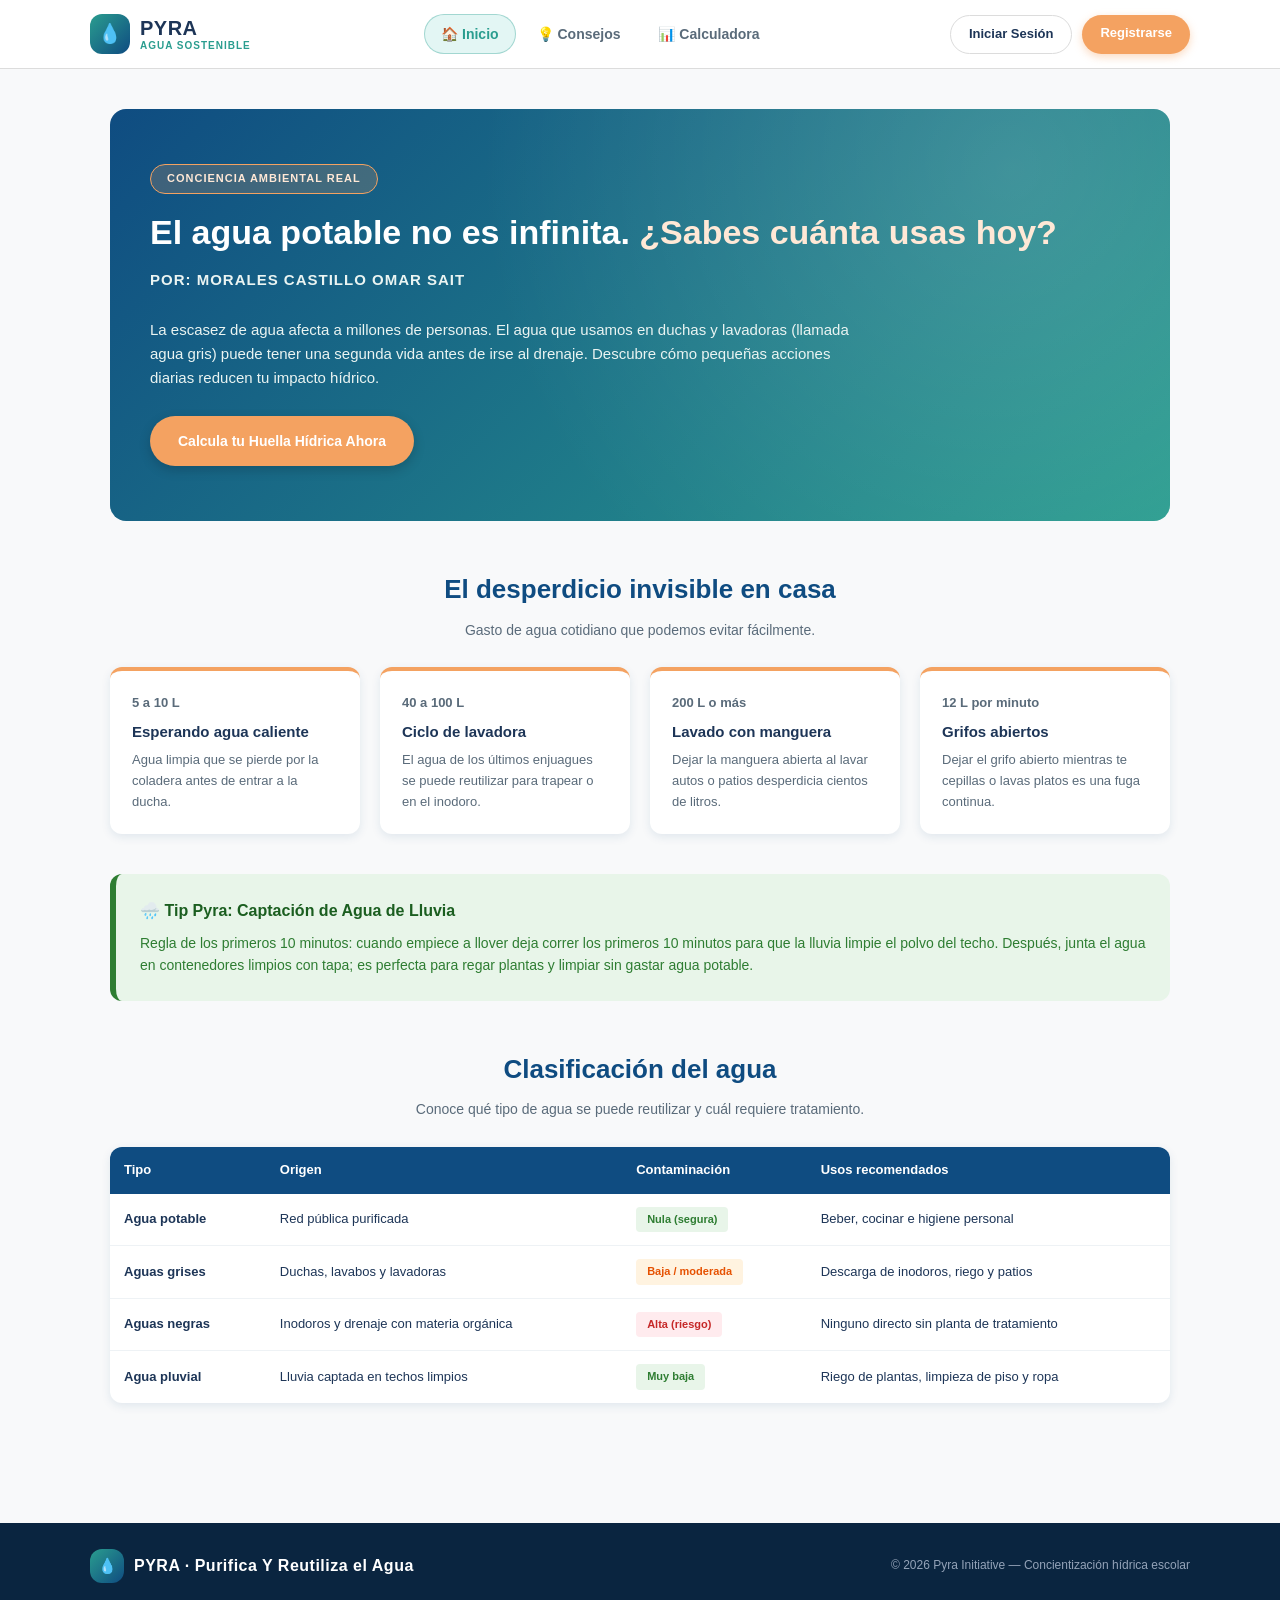
<file: ProyectoPM2/index.html>
<!DOCTYPE html>
<html lang="es">
<head>
  <meta charset="UTF-8">
  <meta http-equiv="refresh" content="0; url=html/index.html">
  <title>PYRA | Redirigiendo...</title>
</head>
<body>
  <p>Redirigiendo a <a href="html/index.html">PYRA</a>...</p>
</body>
</html>
</file>
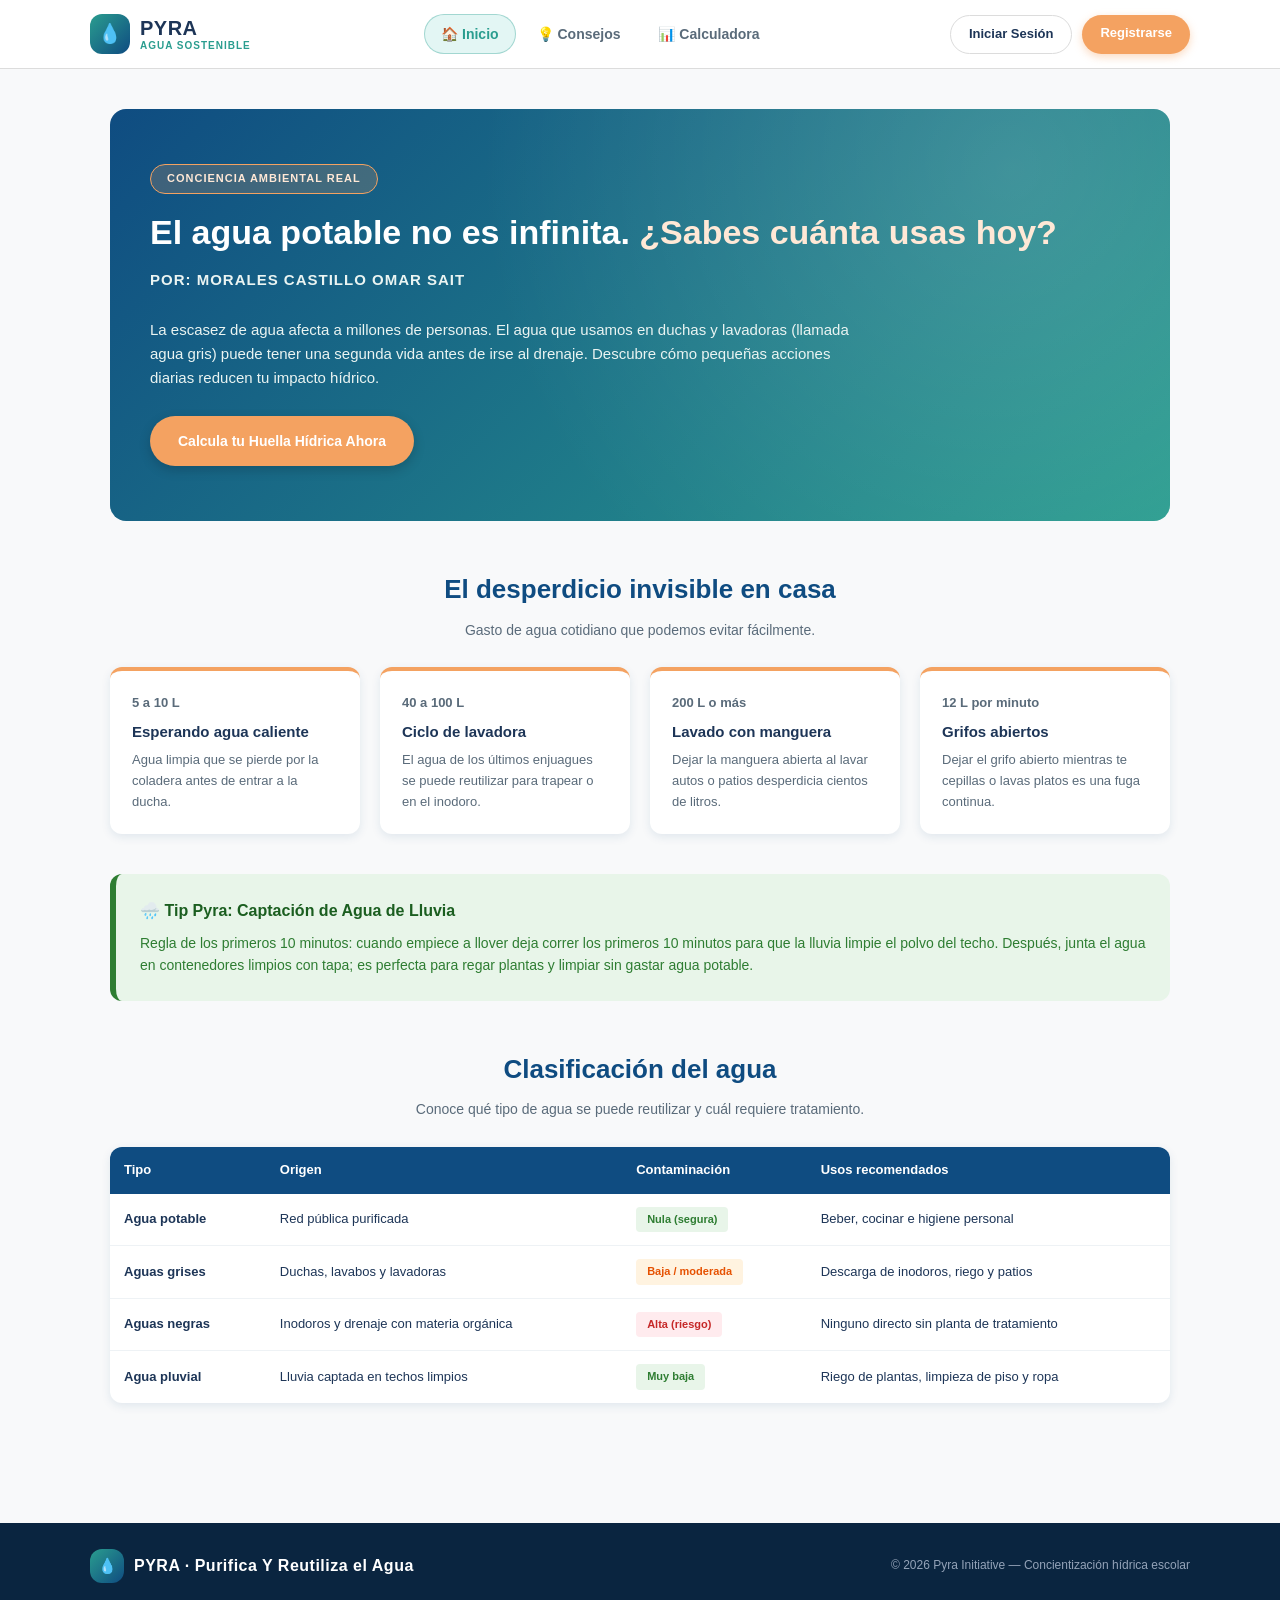
<file: ProyectoPM2/html/index.html>
<!DOCTYPE html>
<html lang="es">
<head>
  <meta charset="UTF-8">
  <meta name="viewport" content="width=device-width, initial-scale=1.0">
  <title>Pyra | Purificación y Reutilización del Agua</title>

  <!-- cada ventana del sitio tiene su propia hoja de estilos -->
  <link rel="stylesheet" href="../estilos/estilos-inicio.css">
</head>
<body>

  <!--
    ===== VISTA: INICIO (index.html) =====
    FUNCION: pagina de bienvenida. Presenta el tema (ahorro y reutilizacion de agua) y dirige al usuario a la calculadora.
    COMPONENTES:
      - Encabezado: logo PYRA + menu (Inicio, Consejos, Calculadora) + botones Iniciar Sesion / Registrarse (solo enlaces a otras vistas)
      - Seccion de bienvenida: titulo, autor, texto introductorio y boton grande hacia calculadora.html
      - Tarjetas de desperdicio: 4 datos informativos (litros perdidos en situaciones comunes)
      - Aviso verde: tip sobre captacion de agua de lluvia
      - Tabla de clasificacion del agua: potable, gris, negra y pluvial con origen, contaminacion y usos
      - Pie de pagina: marca y copyright
  -->

  <!-- encabezado con el logo y el menu de navegacion -->
  <!-- esta misma estructura se repite en consejos.html, calculadora.html y registro.html -->
  <header class="encabezado">
    <nav class="barra-navegacion">

      <a href="index.html" class="marca" title="PYRA · Purifica Y Reutiliza el Agua">
        <span class="circulo-logo" aria-hidden="true">💧</span>
        <span class="brand-text">
          <span class="nombre-marca">PYRA</span>
          <span class="lema-marca">Agua Sostenible</span>
        </span>
      </a>

      <ul class="menu-principal">
        <li><a href="index.html" class="enlace-activo">🏠 Inicio</a></li>
        <li><a href="consejos.html">💡 Consejos</a></li>
        <li><a href="calculadora.html">📊 Calculadora</a></li>
      </ul>

      <div class="botones-cuenta">
        <a href="login.html" class="boton-iniciar">Iniciar Sesión</a>
        <a href="registro.html" class="boton-registrar">Registrarse</a>
      </div>

    </nav>
  </header>


  <main class="contenido-principal">

    <!-- seccion principal de bienvenida con el tema del proyecto -->
    <section class="seccion-bienvenida">
      <span class="etiqueta-pequena">Conciencia Ambiental Real</span>
      <h1>El agua potable no es infinita. <span class="texto-destacado">¿Sabes cuánta usas hoy?</span></h1>
      <p class="autor-proyecto">Por: Morales Castillo Omar Sait</p>
      <p>
        La escasez de agua afecta a millones de personas. El agua que usamos en duchas y
        lavadoras (llamada agua gris) puede tener una segunda vida antes de irse al drenaje.
        Descubre cómo pequeñas acciones diarias reducen tu impacto hídrico.
      </p>
      <a href="calculadora.html" class="boton-grande">Calcula tu Huella Hídrica Ahora</a>
    </section>


    <!-- seccion con tarjetas que muestran ejemplos de desperdicio de agua en casa -->
    <section>
      <div class="titulo-seccion">
        <h2>El desperdicio invisible en casa</h2>
        <p>Gasto de agua cotidiano que podemos evitar fácilmente.</p>
      </div>

      <div class="cuadricula-tarjetas">

        <div class="tarjeta">
          <p class="numero-grande">5 a 10 L</p>
          <h3>Esperando agua caliente</h3>
          <p>Agua limpia que se pierde por la coladera antes de entrar a la ducha.</p>
        </div>

        <div class="tarjeta">
          <p class="numero-grande">40 a 100 L</p>
          <h3>Ciclo de lavadora</h3>
          <p>El agua de los últimos enjuagues se puede reutilizar para trapear o en el inodoro.</p>
        </div>

        <div class="tarjeta">
          <p class="numero-grande">200 L o más</p>
          <h3>Lavado con manguera</h3>
          <p>Dejar la manguera abierta al lavar autos o patios desperdicia cientos de litros.</p>
        </div>

        <div class="tarjeta">
          <p class="numero-grande">12 L por minuto</p>
          <h3>Grifos abiertos</h3>
          <p>Dejar el grifo abierto mientras te cepillas o lavas platos es una fuga continua.</p>
        </div>

      </div>
    </section>


    <!-- aviso con un consejo extra sobre la captacion de agua de lluvia -->
    <section class="aviso-verde">
      <h3>🌧️ Tip Pyra: Captación de Agua de Lluvia</h3>
      <p>
        Regla de los primeros 10 minutos: cuando empiece a llover deja correr los
        primeros 10 minutos para que la lluvia limpie el polvo del techo. Después,
        junta el agua en contenedores limpios con tapa; es perfecta para regar
        plantas y limpiar sin gastar agua potable.
      </p>
    </section>


    <!-- tabla que clasifica los tipos de agua y su uso recomendado -->
    <section>
      <div class="titulo-seccion">
        <h2>Clasificación del agua</h2>
        <p>Conoce qué tipo de agua se puede reutilizar y cuál requiere tratamiento.</p>
      </div>

      <div class="caja-tabla">
        <table>
          <thead>
            <tr>
              <th>Tipo</th>
              <th>Origen</th>
              <th>Contaminación</th>
              <th>Usos recomendados</th>
            </tr>
          </thead>
          <tbody>
            <tr>
              <td class="dato-fila">Agua potable</td>
              <td>Red pública purificada</td>
              <td><span class="etiqueta-nivel nivel-bajo">Nula (segura)</span></td>
              <td>Beber, cocinar e higiene personal</td>
            </tr>
            <tr>
              <td class="dato-fila">Aguas grises</td>
              <td>Duchas, lavabos y lavadoras</td>
              <td><span class="etiqueta-nivel nivel-medio">Baja / moderada</span></td>
              <td>Descarga de inodoros, riego y patios</td>
            </tr>
            <tr>
              <td class="dato-fila">Aguas negras</td>
              <td>Inodoros y drenaje con materia orgánica</td>
              <td><span class="etiqueta-nivel nivel-alto">Alta (riesgo)</span></td>
              <td>Ninguno directo sin planta de tratamiento</td>
            </tr>
            <tr>
              <td class="dato-fila">Agua pluvial</td>
              <td>Lluvia captada en techos limpios</td>
              <td><span class="etiqueta-nivel nivel-bajo">Muy baja</span></td>
              <td>Riego de plantas, limpieza de piso y ropa</td>
            </tr>
          </tbody>
        </table>
      </div>
    </section>

  </main>


  <!-- pie de pagina con los datos del proyecto -->
  <footer class="pie-pagina">
    <div class="contenedor-pie">
      <div class="marca-pie">
        <span class="circulo-logo" aria-hidden="true">💧</span>
        <span class="nombre-marca">PYRA · Purifica Y Reutiliza el Agua</span>
      </div>
      <p class="texto-copyright">© 2026 Pyra Initiative — Concientización hídrica escolar</p>
    </div>
  </footer>

</body>
</html>
</file>
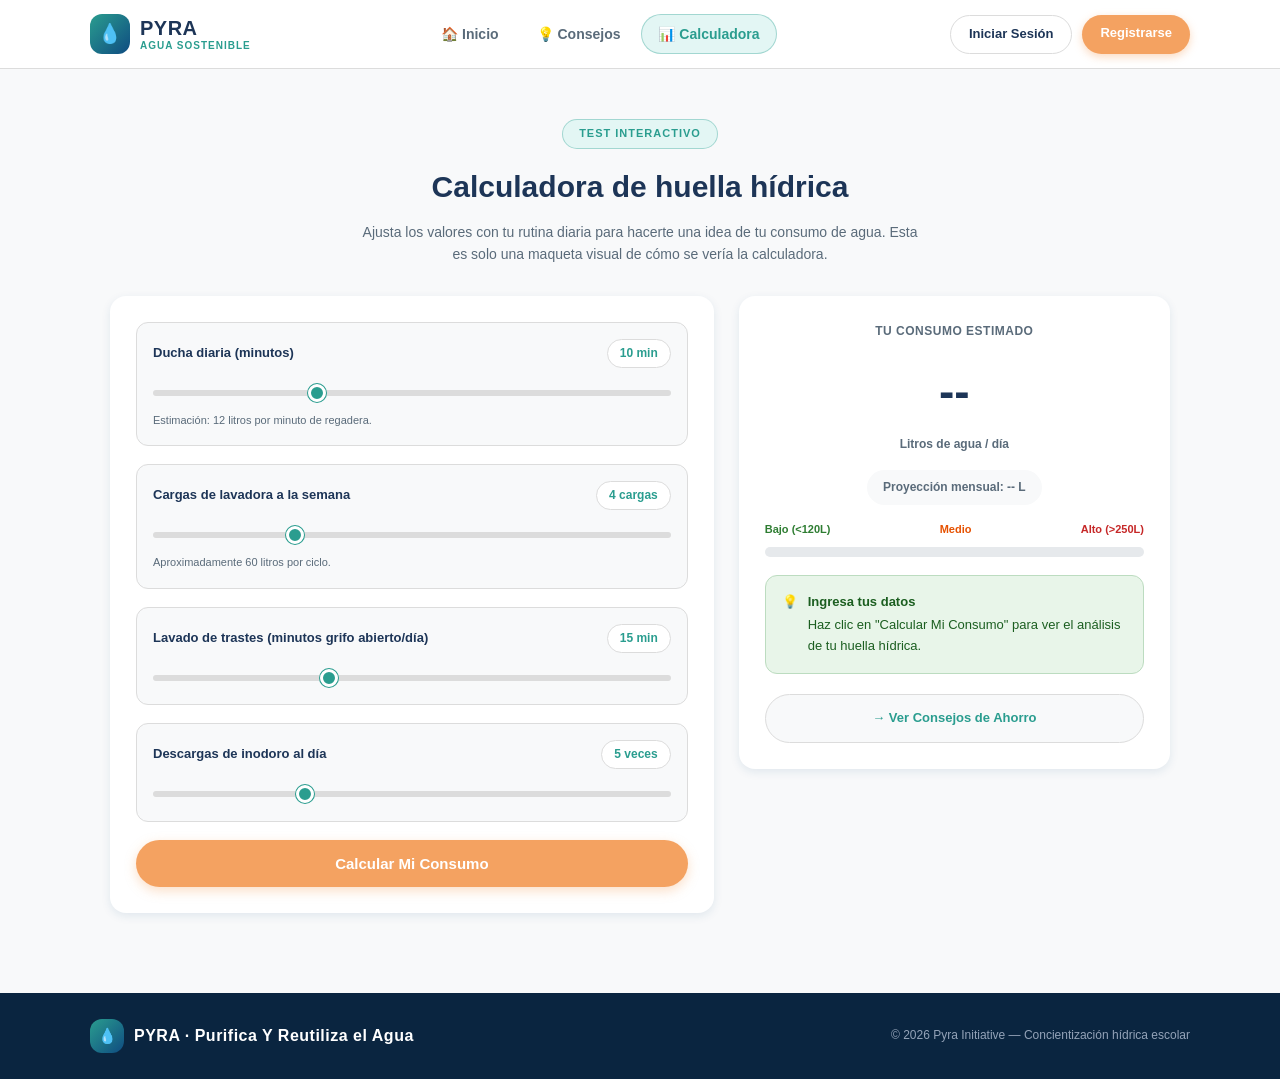
<file: ProyectoPM2/html/calculadora.html>
<!DOCTYPE html>
<html lang="es">
<head>
  <meta charset="UTF-8">
  <meta name="viewport" content="width=device-width, initial-scale=1.0">
  <title>Pyra | Calculadora de Huella Hídrica</title>
  <link rel="stylesheet" href="../estilos/estilos-calculadora.css">
</head>
<body>

  <!--
    ===== VISTA: CALCULADORA (calculadora.html) =====
    FUNCION: maqueta del test interactivo de huella hidrica. Muestra como se veria la captura de datos y el resultado.
    COMPONENTES:
      - Encabezado de navegacion ('Calculadora' es el enlace activo)
      - Formulario con 4 controles deslizantes: minutos de ducha, cargas de lavadora, minutos de trastes e inodoro (los valores mostrados son fijos, NO se actualizan)
      - Boton 'Calcular Mi Consumo' (SIN FUNCION: no calcula)
      - Panel de resultado en estado vacio: litros/dia '--', proyeccion mensual '--', escala Bajo/Medio/Alto, barra de nivel y mensaje inicial
      - Enlace a Consejos de Ahorro
      - Pie de pagina
  -->

  <!-- mismo encabezado que las demas paginas  cambia solo el enlace activo -->
  <header class="encabezado">
    <nav class="barra-navegacion">

      <a href="index.html" class="marca" title="PYRA · Purifica Y Reutiliza el Agua">
        <span class="circulo-logo" aria-hidden="true">💧</span>
        <span class="brand-text">
          <span class="nombre-marca">PYRA</span>
          <span class="lema-marca">Agua Sostenible</span>
        </span>
      </a>

      <ul class="menu-principal">
        <li><a href="index.html">🏠 Inicio</a></li>
        <li><a href="consejos.html">💡 Consejos</a></li>
        <li><a href="calculadora.html" class="enlace-activo">📊 Calculadora</a></li>
      </ul>

      <div class="botones-cuenta">
        <a href="login.html" class="boton-iniciar">Iniciar Sesión</a>
        <a href="registro.html" class="boton-registrar">Registrarse</a>
      </div>

    </nav>
  </header>


  <main class="contenido-principal">

    <div class="titulo-seccion">
      <span class="etiqueta-pequena">Test Interactivo</span>
      <h1>Calculadora de huella hídrica</h1>
      <p>
        Ajusta los valores con tu rutina diaria para hacerte una idea de tu
        consumo de agua. Esta es solo una maqueta visual de cómo se vería la calculadora.
      </p>
    </div>

    <div class="diseno-calculadora">

      <!-- formulario con los datos que pediria la calculadora -->
      <!-- nota  los controles no calculan nada porque el proyecto solo pide maquetacion -->
      <form class="caja-formulario" action="#" method="get">

        <div class="grupo-pregunta">
          <div class="fila-pregunta">
            <label for="pregunta-ducha">Ducha diaria (minutos)</label>
            <span class="valor-actual">10 min</span>
          </div>
          <input type="range" id="pregunta-ducha" name="ducha" min="1" max="30" value="10">
          <p class="texto-pista">Estimación: 12 litros por minuto de regadera.</p>
        </div>

        <div class="grupo-pregunta">
          <div class="fila-pregunta">
            <label for="pregunta-lavadora">Cargas de lavadora a la semana</label>
            <span class="valor-actual">4 cargas</span>
          </div>
          <input type="range" id="pregunta-lavadora" name="lavadora" min="0" max="15" value="4">
          <p class="texto-pista">Aproximadamente 60 litros por ciclo.</p>
        </div>

        <div class="grupo-pregunta">
          <div class="fila-pregunta">
            <label for="pregunta-trastes">Lavado de trastes (minutos grifo abierto/día)</label>
            <span class="valor-actual">15 min</span>
          </div>
          <input type="range" id="pregunta-trastes" name="trastes" min="0" max="45" value="15">
        </div>

        <div class="grupo-pregunta">
          <div class="fila-pregunta">
            <label for="pregunta-inodoro">Descargas de inodoro al día</label>
            <span class="valor-actual">5 veces</span>
          </div>
          <input type="range" id="pregunta-inodoro" name="inodoro" min="1" max="15" value="5">
        </div>

        <button type="submit" class="boton-calcular">Calcular Mi Consumo</button>
      </form>


      <!-- panel donde se mostraria el resultado  estado inicial vacio igual que en la maqueta -->
      <div class="panel-resultado">
        <p class="etiqueta-resultado">Tu consumo estimado</p>

        <p class="numero-resultado">--
          <span class="unidad-resultado">Litros de agua / día</span>
        </p>

        <span class="mensual-resultado">Proyección mensual: -- L</span>

        <div class="escala-niveles">
          <span class="bajo">Bajo (&lt;120L)</span>
          <span class="medio">Medio</span>
          <span class="alto">Alto (&gt;250L)</span>
        </div>
        <div class="barra-nivel">
          <div class="relleno-barra"></div>
        </div>

        <div class="mensaje-nivel">
          <span aria-hidden="true">💡</span>
          <div>
            <strong>Ingresa tus datos</strong>
            <p>Haz clic en "Calcular Mi Consumo" para ver el análisis de tu huella hídrica.</p>
          </div>
        </div>

        <a href="consejos.html" class="enlace-consejos">→ Ver Consejos de Ahorro</a>
      </div>

    </div>

  </main>


  <footer class="pie-pagina">
    <div class="contenedor-pie">
      <div class="marca-pie">
        <span class="circulo-logo" aria-hidden="true">💧</span>
        <span class="nombre-marca">PYRA · Purifica Y Reutiliza el Agua</span>
      </div>
      <p class="texto-copyright">© 2026 Pyra Initiative — Concientización hídrica escolar</p>
    </div>
  </footer>

</body>
</html>
</file>
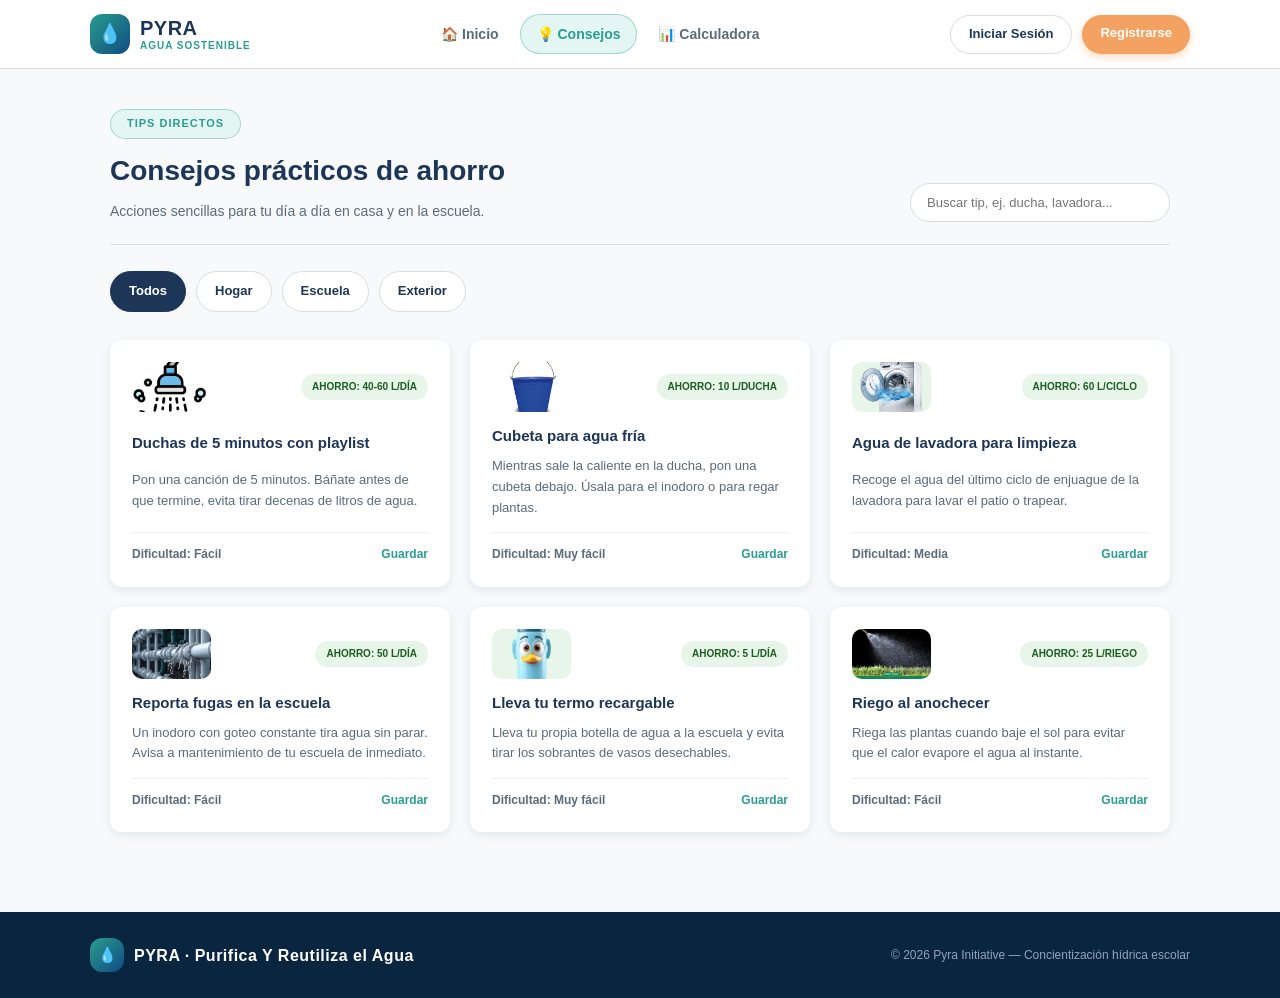
<file: ProyectoPM2/html/consejos.html>
<!DOCTYPE html>
<html lang="es">
<head>
  <meta charset="UTF-8">
  <meta name="viewport" content="width=device-width, initial-scale=1.0">
  <title>Pyra | Consejos de Ahorro de Agua</title>
  <link rel="stylesheet" href="../estilos/estilos-consejos.css">
</head>
<body>

  <!--
    ===== VISTA: CONSEJOS (consejos.html) =====
    FUNCION: catalogo de acciones practicas de ahorro de agua para casa y escuela.
    COMPONENTES:
      - Encabezado de navegacion (igual que en las demas vistas; 'Consejos' es el enlace activo)
      - Cabecera: titulo + buscador (SOLO VISUAL, no busca nada)
      - Filtros de categoria: Todos / Hogar / Escuela / Exterior (SOLO VISUAL, no filtran)
      - 6 tarjetas de consejo: imagen, litros que se ahorran, titulo, descripcion, dificultad y enlace 'Guardar' (SIN FUNCION)
      - Pie de pagina
  -->

  <header class="encabezado">
    <nav class="barra-navegacion">

      <a href="index.html" class="marca" title="PYRA · Purifica Y Reutiliza el Agua">
        <span class="circulo-logo" aria-hidden="true">💧</span>
        <span class="brand-text">
          <span class="nombre-marca">PYRA</span>
          <span class="lema-marca">Agua Sostenible</span>
        </span>
      </a>

      <ul class="menu-principal">
        <li><a href="index.html">🏠 Inicio</a></li>
        <li><a href="consejos.html" class="enlace-activo">💡 Consejos</a></li>
        <li><a href="calculadora.html">📊 Calculadora</a></li>
      </ul>

      <div class="botones-cuenta">
        <a href="login.html" class="boton-iniciar">Iniciar Sesión</a>
        <a href="registro.html" class="boton-registrar">Registrarse</a>
      </div>

    </nav>
  </header>


  <main class="contenido-principal">

    <!-- encabezado de la pagina con un buscador que es solo visual -->
    <div class="cabecera-consejos">
      <div>
        <span class="etiqueta-pequena">Tips Directos</span>
        <h1>Consejos prácticos de ahorro</h1>
        <p>Acciones sencillas para tu día a día en casa y en la escuela.</p>
      </div>

      <div class="caja-buscador">
        <input type="text" placeholder="Buscar tip, ej. ducha, lavadora...">
      </div>
    </div>

    <!-- botones de categoria son solo de apariencia no filtran nada -->
    <div class="filtros-categoria">
      <a href="#" class="boton-filtro filtro-elegido">Todos</a>
      <a href="#" class="boton-filtro">Hogar</a>
      <a href="#" class="boton-filtro">Escuela</a>
      <a href="#" class="boton-filtro">Exterior</a>
    </div>


    <!-- tarjetas de consejos -->
    <div class="cuadricula-consejos">

      <!-- 1. Duchas -->
      <div class="tarjeta-consejo">
        <div class="cabecera-tarjeta">
          <span class="circulo-consejo">
            <img src="../imagenes/regadera.png" alt="Ducha" class="img-recuadro">
          </span>
          <span class="etiqueta-ahorro">Ahorro: 40-60 L/día</span>
        </div>
        <h3>Duchas de 5 minutos con playlist</h3>
        <p>Pon una canción de 5 minutos. Báñate antes de que termine, evita tirar decenas de litros de agua.</p>
        <div class="pie-tarjeta">
          <span>Dificultad: <strong>Fácil</strong></span>
          <a href="#" class="enlace-guardar">Guardar</a>
        </div>
      </div>

      <!-- 2. Cubeta -->
      <div class="tarjeta-consejo">
        <div class="cabecera-tarjeta">
          <span class="circulo-consejo">
            <img src="../imagenes/cubeta.png" alt="Cubeta" class="img-recuadro">
          </span>
          <span class="etiqueta-ahorro">Ahorro: 10 L/ducha</span>
        </div>
        <h3>Cubeta para agua fría</h3>
        <p>Mientras sale la caliente en la ducha, pon una cubeta debajo. Úsala para el inodoro o para regar plantas.</p>
        <div class="pie-tarjeta">
          <span>Dificultad: <strong>Muy fácil</strong></span>
          <a href="#" class="enlace-guardar">Guardar</a>
        </div>
      </div>

      <!-- 3. Lavadora -->
      <div class="tarjeta-consejo">
        <div class="cabecera-tarjeta">
          <span class="circulo-consejo">
            <img src="../imagenes/lavadora.png" alt="Lavadora" class="img-recuadro">
          </span>
          <span class="etiqueta-ahorro">Ahorro: 60 L/ciclo</span>
        </div>
        <h3>Agua de lavadora para limpieza</h3>
        <p>Recoge el agua del último ciclo de enjuague de la lavadora para lavar el patio o trapear.</p>
        <div class="pie-tarjeta">
          <span>Dificultad: <strong>Media</strong></span>
          <a href="#" class="enlace-guardar">Guardar</a>
        </div>
      </div>

      <!-- 4. Fugas -->
      <div class="tarjeta-consejo">
        <div class="cabecera-tarjeta">
          <span class="circulo-consejo">
            <img src="../imagenes/fuga-agua-proyecto.jpg" alt="Fugas de agua" class="img-recuadro">
          </span>
          <span class="etiqueta-ahorro">Ahorro: 50 L/día</span>
        </div>
        <h3>Reporta fugas en la escuela</h3>
        <p>Un inodoro con goteo constante tira agua sin parar. Avisa a mantenimiento de tu escuela de inmediato.</p>
        <div class="pie-tarjeta">
          <span>Dificultad: <strong>Fácil</strong></span>
          <a href="#" class="enlace-guardar">Guardar</a>
        </div>
      </div>

      <!-- 5. Termo -->
      <div class="tarjeta-consejo">
        <div class="cabecera-tarjeta">
          <span class="circulo-consejo">
            <img src="../imagenes/termo.png" alt="Termo recargable" class="img-recuadro">
          </span>
          <span class="etiqueta-ahorro">Ahorro: 5 L/día</span>
        </div>
        <h3>Lleva tu termo recargable</h3>
        <p>Lleva tu propia botella de agua a la escuela y evita tirar los sobrantes de vasos desechables.</p>
        <div class="pie-tarjeta">
          <span>Dificultad: <strong>Muy fácil</strong></span>
          <a href="#" class="enlace-guardar">Guardar</a>
        </div>
      </div>

      <!-- 6. Riego -->
      <div class="tarjeta-consejo">
        <div class="cabecera-tarjeta">
          <span class="circulo-consejo">
            <img src="../imagenes/regado.png" alt="Riego" class="img-recuadro">
          </span>
          <span class="etiqueta-ahorro">Ahorro: 25 L/riego</span>
        </div>
        <h3>Riego al anochecer</h3>
        <p>Riega las plantas cuando baje el sol para evitar que el calor evapore el agua al instante.</p>
        <div class="pie-tarjeta">
          <span>Dificultad: <strong>Fácil</strong></span>
          <a href="#" class="enlace-guardar">Guardar</a>
        </div>
      </div>

    </div>

  </main>


  <footer class="pie-pagina">
    <div class="contenedor-pie">
      <div class="marca-pie">
        <span class="circulo-logo" aria-hidden="true">💧</span>
        <span class="nombre-marca">PYRA · Purifica Y Reutiliza el Agua</span>
      </div>
      <p class="texto-copyright">© 2026 Pyra Initiative — Concientización hídrica escolar</p>
    </div>
  </footer>

</body>
</html>
</file>
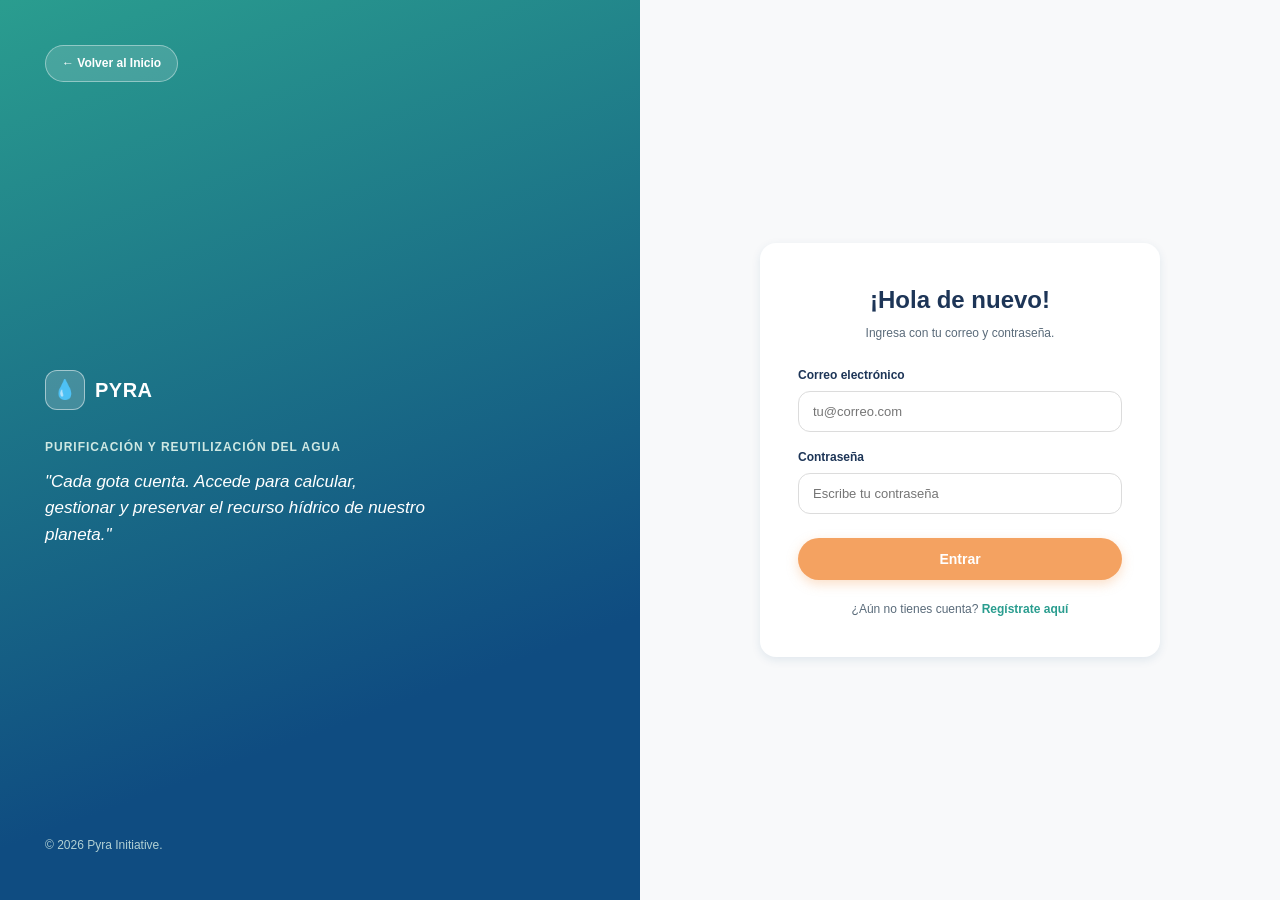
<file: ProyectoPM2/html/login.html>
<!DOCTYPE html>
<html lang="es">
<head>
  <meta charset="UTF-8">
  <meta name="viewport" content="width=device-width, initial-scale=1.0">
  <title>Pyra | Iniciar Sesión</title>
  <link rel="stylesheet" href="../estilos/estilos-login.css">
</head>
<body>

  <!--
    ===== VISTA: INICIAR SESION (login.html) =====
    FUNCION: pantalla de acceso para usuarios con cuenta. Es solo maqueta: no valida ni envia datos.
    COMPONENTES:
      - Layout de dos paneles (no usa el encabezado normal)
      - Panel izquierdo: enlace 'Volver al Inicio', logo, nombre del proyecto, frase y copyright
      - Panel derecho: formulario con correo y contrasena + boton 'Entrar' (SIN FUNCION)
      - Enlace a registro.html para quienes no tienen cuenta
  -->

  <!-- esta pagina no lleva el encabezado normal  tiene su propio diseño dividido en dos paneles -->
  <div class="pagina-acceso">

    <!-- panel izquierdo con informacion y el boton para volver -->
    <div class="panel-informativo">

      <a href="index.html" class="enlace-volver">← Volver al Inicio</a>

      <div>
        <div class="marca" title="PYRA · Purifica Y Reutiliza el Agua">
          <span class="circulo-logo" aria-hidden="true">💧</span>
          <span class="nombre-marca">PYRA</span>
        </div>

        <h2>Purificación y Reutilización del Agua</h2>

        <p class="frase-cita">
          "Cada gota cuenta. Accede para calcular, gestionar y preservar el recurso
          hídrico de nuestro planeta."
        </p>
      </div>

      <p class="texto-copyright">© 2026 Pyra Initiative.</p>
    </div>


    <!-- panel derecho con el formulario para iniciar sesion -->
    <div class="panel-formulario-acceso">
      <div class="caja-formulario-acceso">

        <div class="titulo-formulario">
          <h1>¡Hola de nuevo!</h1>
          <p>Ingresa con tu correo y contraseña.</p>
        </div>

        <!-- el formulario no envia datos a ningun lado  es solo la maqueta visual -->
        <form action="#" method="get">

          <div class="campo-formulario">
            <label for="correo-login">Correo electrónico</label>
            <input type="email" id="correo-login" name="correo" placeholder="tu@correo.com">
          </div>

          <div class="campo-formulario">
            <label for="clave-login">Contraseña</label>
            <input type="password" id="clave-login" name="clave" placeholder="Escribe tu contraseña">
          </div>

          <button type="submit" class="boton-enviar">Entrar</button>
        </form>

        <p class="texto-enlace">
          ¿Aún no tienes cuenta? <a href="registro.html">Regístrate aquí</a>
        </p>

      </div>
    </div>

  </div>

</body>
</html>
</file>
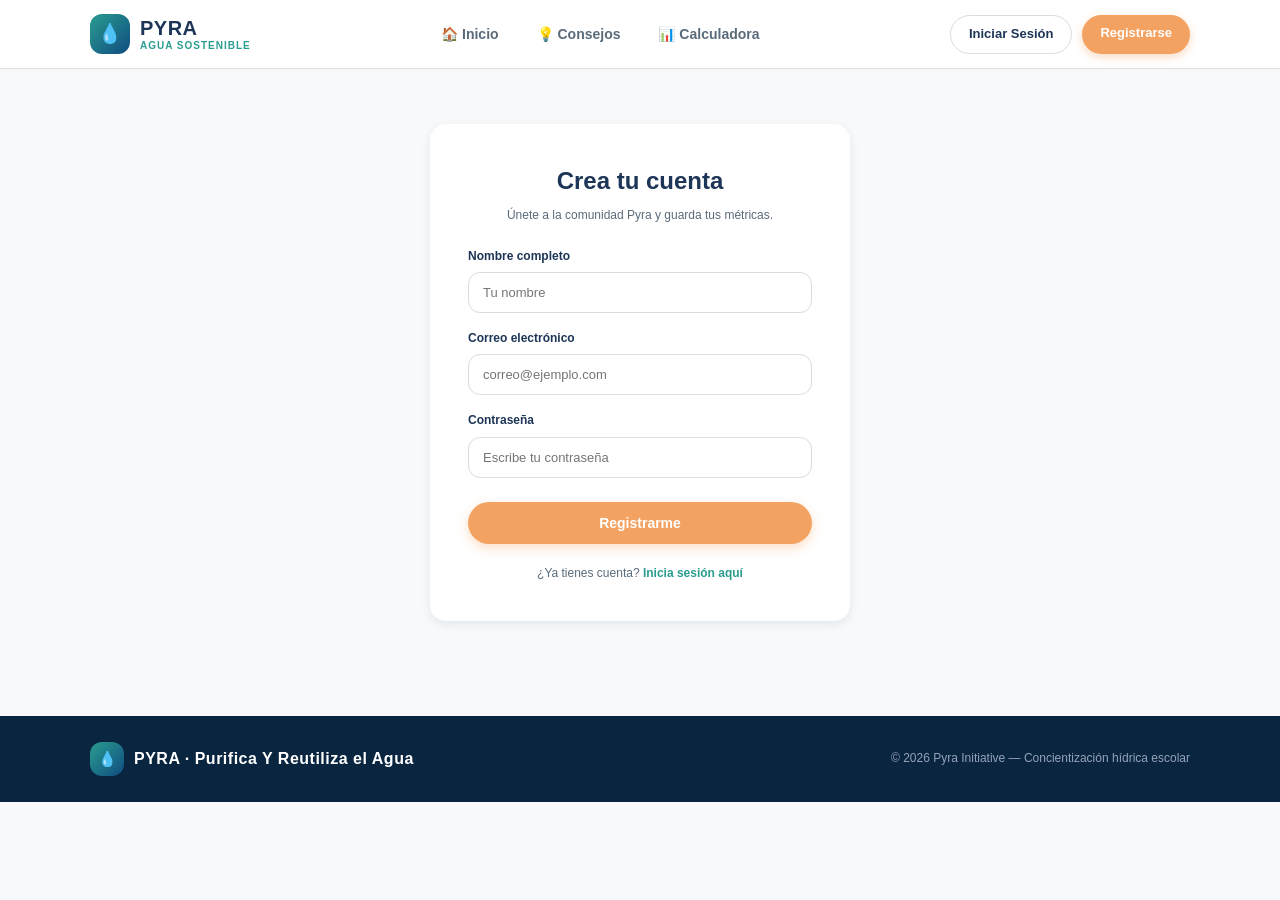
<file: ProyectoPM2/html/registro.html>
<!DOCTYPE html>
<html lang="es">
<head>
  <meta charset="UTF-8">
  <meta name="viewport" content="width=device-width, initial-scale=1.0">
  <title>Pyra | Crear Cuenta</title>
  <link rel="stylesheet" href="../estilos/estilos-registro.css">
</head>
<body>

  <!--
    ===== VISTA: REGISTRO (registro.html) =====
    FUNCION: pantalla para crear una cuenta nueva. Solo maqueta: no guarda datos.
    COMPONENTES:
      - Encabezado de navegacion con los botones de cuenta
      - Caja de formulario: nombre completo, correo y contrasena + boton 'Registrarme' (SIN FUNCION)
      - Enlace a login.html para quienes ya tienen cuenta
      - Pie de pagina
  -->

  <!-- esta pagina si usa el mismo encabezado que las paginas principales -->
  <header class="encabezado">
    <nav class="barra-navegacion">

      <a href="index.html" class="marca" title="PYRA · Purifica Y Reutiliza el Agua">
        <span class="circulo-logo" aria-hidden="true">💧</span>
        <span class="brand-text">
          <span class="nombre-marca">PYRA</span>
          <span class="lema-marca">Agua Sostenible</span>
        </span>
      </a>

      <ul class="menu-principal">
        <li><a href="index.html">🏠 Inicio</a></li>
        <li><a href="consejos.html">💡 Consejos</a></li>
        <li><a href="calculadora.html">📊 Calculadora</a></li>
      </ul>

      <div class="botones-cuenta">
        <a href="login.html" class="boton-iniciar">Iniciar Sesión</a>
        <a href="registro.html" class="boton-registrar">Registrarse</a>
      </div>

    </nav>
  </header>


  <main class="contenido-principal">

    <div class="caja-formulario-acceso">

      <div class="titulo-formulario">
        <h1>Crea tu cuenta</h1>
        <p>Únete a la comunidad Pyra y guarda tus métricas.</p>
      </div>

      <!-- formulario de registro  igual que el de login no envia datos a ningun servidor -->
      <form action="#" method="get">

        <div class="campo-formulario">
          <label for="nombre-registro">Nombre completo</label>
          <input type="text" id="nombre-registro" name="nombre" placeholder="Tu nombre">
        </div>

        <div class="campo-formulario">
          <label for="correo-registro">Correo electrónico</label>
          <input type="email" id="correo-registro" name="correo" placeholder="correo@ejemplo.com">
        </div>

        <div class="campo-formulario">
          <label for="clave-registro">Contraseña</label>
          <input type="password" id="clave-registro" name="clave" placeholder="Escribe tu contraseña">
        </div>

        <button type="submit" class="boton-enviar">Registrarme</button>
      </form>

      <p class="texto-enlace">
        ¿Ya tienes cuenta? <a href="login.html">Inicia sesión aquí</a>
      </p>

    </div>

  </main>


  <footer class="pie-pagina">
    <div class="contenedor-pie">
      <div class="marca-pie">
        <span class="circulo-logo" aria-hidden="true">💧</span>
        <span class="nombre-marca">PYRA · Purifica Y Reutiliza el Agua</span>
      </div>
      <p class="texto-copyright">© 2026 Pyra Initiative — Concientización hídrica escolar</p>
    </div>
  </footer>

</body>
</html>
</file>
<file: ProyectoPM2/estilos/estilos-inicio.css>
:root {
  --azul-oscuro: #0f4c81;
  --azul-turquesa: #2a9d8f;
  --fondo-claro: #f8f9fa;
  --verde-eco: #2e7d32;
  --verde-claro: #e8f5e9;
  --menta-fondo: #e3f6f4;
  --naranja: #f4a261;
  --naranja-oscuro: #e76f51;
  --texto-oscuro: #1d3557;
  --texto-claro: #ffffff;
  --gris-borde: #dcdcdc;
  --gris-texto: #5a6b7a;
  --radio-borde: 12px;
  --radio-pill: 50px;
  --sombra-caja: 0 3px 10px rgba(15, 76, 129, 0.10);
  --fuente-base: -apple-system, "Segoe UI", Roboto, Verdana, Geneva, sans-serif;
}

/* reinicio basico, compatible con todos los navegadores */
*, *::before, *::after { margin: 0; padding: 0; box-sizing: border-box; }
html { -webkit-text-size-adjust: 100%; scroll-behavior: smooth; }
body {
  font-family: var(--fuente-base);
  background-color: var(--fondo-claro);
  color: var(--texto-oscuro);
  line-height: 1.6;
  -webkit-font-smoothing: antialiased;
}
img { max-width: 100%; display: block; }
a { text-decoration: none; color: inherit; }
button { font-family: inherit; cursor: pointer; }

/* ============ encabezado y navegacion ============ */
.encabezado {
  background-color: #ffffff;
  padding: 14px 30px;
  border-bottom: 1px solid var(--gris-borde);
  position: sticky;
  top: 0;
  z-index: 20;
}
.barra-navegacion {
  display: flex;
  justify-content: space-between;
  align-items: center;
  flex-wrap: wrap;
  gap: 14px;
  max-width: 1100px;
  margin: 0 auto;
}
.marca { display: flex; align-items: center; gap: 10px; }
.circulo-logo {
  width: 40px;
  height: 40px;
  flex-shrink: 0;
  background: linear-gradient(135deg, var(--azul-turquesa), var(--azul-oscuro));
  color: var(--texto-claro);
  border-radius: 12px;
  display: flex;
  align-items: center;
  justify-content: center;
  font-size: 19px;
}
.brand-text { display: flex; flex-direction: column; line-height: 1.15; }
.nombre-marca { color: var(--texto-oscuro); font-size: 20px; font-weight: 800; letter-spacing: .5px; }
.lema-marca { color: var(--azul-turquesa); font-size: 10px; font-weight: 700; text-transform: uppercase; letter-spacing: 1px; }

.menu-principal { list-style: none; display: flex; gap: 4px; flex-wrap: wrap; }
.menu-principal a {
  display: inline-flex;
  align-items: center;
  gap: 6px;
  color: var(--gris-texto);
  font-weight: 600;
  font-size: 14px;
  padding: 8px 16px;
  border-radius: var(--radio-pill);
  border: 1px solid transparent;
}
.menu-principal a:hover { background-color: #f1f5f4; color: var(--texto-oscuro); }
.enlace-activo, .enlace-activo:hover {
  background-color: var(--menta-fondo) !important;
  color: var(--azul-turquesa) !important;
  border-color: rgba(42, 157, 143, .35) !important;
  font-weight: 700;
}

.botones-cuenta { display: flex; gap: 10px; flex-wrap: wrap; }
.boton-iniciar {
  background-color: transparent;
  border: 1px solid var(--gris-borde);
  color: var(--texto-oscuro);
  padding: 8px 18px;
  border-radius: var(--radio-pill);
  font-size: 13px;
  font-weight: 700;
}
.boton-iniciar:hover { background-color: #f1f5f4; }
.boton-registrar {
  background-color: var(--naranja);
  color: var(--texto-claro);
  padding: 8px 18px;
  border-radius: var(--radio-pill);
  font-size: 13px;
  font-weight: 700;
  box-shadow: 0 3px 8px rgba(244, 162, 97, .4);
}
.boton-registrar:hover { background-color: var(--naranja-oscuro); }

@media (max-width: 820px) {
  .barra-navegacion { flex-direction: column; align-items: flex-start; }
  .menu-principal { width: 100%; }
  .botones-cuenta { width: 100%; }
}

/* ============ contenedor general ============ */
.contenido-principal { max-width: 1100px; margin: 0 auto; padding: 40px 20px; }

/* ============ seccion de bienvenida ============ */
.seccion-bienvenida {
  position: relative;
  overflow: hidden;
  background: linear-gradient(135deg, var(--azul-oscuro), var(--azul-turquesa));
  color: var(--texto-claro);
  padding: 55px 40px;
  border-radius: 16px;
  margin-bottom: 40px;
}
.seccion-bienvenida::before {
  content: "";
  position: absolute;
  inset: 0;
  background: radial-gradient(circle at 85% 15%, rgba(255, 255, 255, .14), transparent 55%);
  pointer-events: none;
}
.seccion-bienvenida > * { position: relative; z-index: 1; }

.etiqueta-pequena {
  display: inline-block;
  background-color: rgba(244, 162, 97, 0.2);
  border: 1px solid var(--naranja);
  color: #ffe8d6;
  padding: 5px 16px;
  border-radius: var(--radio-pill);
  font-size: 11px;
  font-weight: 700;
  text-transform: uppercase;
  letter-spacing: 1px;
  margin-bottom: 16px;
}
.seccion-bienvenida h1 { font-size: 34px; margin-bottom: 12px; line-height: 1.35; font-weight: 800; }
.texto-destacado { color: #ffe8d6; }
.autor-proyecto { font-size: 12px; text-transform: uppercase; letter-spacing: 1px; color: #cfe8e3; margin-bottom: 16px; font-weight: 600; }
.seccion-bienvenida p { max-width: 700px; margin-bottom: 26px; font-size: 15px; color: #eaf4f2; }
.boton-grande {
  display: inline-block;
  background-color: var(--naranja);
  color: var(--texto-claro);
  padding: 14px 28px;
  border-radius: var(--radio-pill);
  font-weight: 700;
  font-size: 14px;
  box-shadow: 0 4px 12px rgba(0, 0, 0, .18);
}
.boton-grande:hover { background-color: var(--naranja-oscuro); }

/* ============ titulos de seccion ============ */
.titulo-seccion { text-align: center; margin: 48px 0 26px; }
.titulo-seccion h2 { color: var(--azul-oscuro); font-size: 26px; margin-bottom: 8px; font-weight: 800; }
.titulo-seccion p { color: var(--gris-texto); font-size: 14px; max-width: 600px; margin: 0 auto; }

/* ============ tarjetas de desperdicio ============ */
.cuadricula-tarjetas {
  display: grid;
  grid-template-columns: repeat(auto-fit, minmax(230px, 1fr));
  gap: 20px;
  margin-bottom: 40px;
}
.tarjeta {
  background-color: var(--texto-claro);
  border-top: 4px solid var(--naranja);
  border-radius: var(--radio-borde);
  padding: 22px;
  box-shadow: var(--sombra-caja);
}
.tarjeta h3 { color: var(--texto-oscuro); font-size: 15px; margin-bottom: 6px; font-weight: 700; }
.tarjeta p { font-size: 13px; color: var(--gris-texto); }
.numero-grande { font-size: 28px; font-weight: 800; color: var(--naranja); margin-bottom: 6px; }

/* ============ aviso de captacion de lluvia ============ */
.aviso-verde {
  background-color: var(--verde-claro);
  border-left: 6px solid var(--verde-eco);
  border-radius: var(--radio-borde);
  padding: 24px;
  margin: 35px 0;
}
.aviso-verde h3 { color: #1b5e20; margin-bottom: 8px; font-size: 16px; }
.aviso-verde p { color: #2e7d32; font-size: 14px; }

/* ============ tabla de clasificacion del agua ============ */
.caja-tabla {
  overflow-x: auto;
  background-color: var(--texto-claro);
  border-radius: var(--radio-borde);
  box-shadow: var(--sombra-caja);
  margin-bottom: 40px;
  -webkit-overflow-scrolling: touch;
}
table { width: 100%; border-collapse: collapse; min-width: 600px; }
thead { background-color: var(--azul-oscuro); color: var(--texto-claro); }
th, td { text-align: left; padding: 13px 14px; font-size: 13px; }
tbody tr { border-bottom: 1px solid #eef2f5; }
tbody tr:last-child { border-bottom: none; }
.dato-fila { font-weight: 700; color: var(--texto-oscuro); }
.etiqueta-nivel { display: inline-block; padding: 4px 11px; border-radius: 4px; font-size: 11px; font-weight: 700; }
.nivel-bajo { background-color: #e8f5e9; color: #2e7d32; }
.nivel-medio { background-color: #fff3e0; color: #e65100; }
.nivel-alto { background-color: #ffebee; color: #c62828; }

/* ============ pie de pagina ============ */
.pie-pagina { background-color: #0a2540; color: var(--texto-claro); padding: 26px 30px; margin-top: 40px; }
.contenedor-pie { max-width: 1100px; margin: 0 auto; display: flex; justify-content: space-between; align-items: center; flex-wrap: wrap; gap: 12px; }
.marca-pie { display: flex; align-items: center; gap: 10px; }
.marca-pie .circulo-logo { width: 34px; height: 34px; font-size: 15px; }
.marca-pie .nombre-marca { color: #ffffff; font-size: 16px; }
.texto-copyright { font-size: 12px; color: #94a3b8; }
</file>
<file: ProyectoPM2/estilos/estilos-calculadora.css>
/* =====================================================
   estilos-calculadora.css
   hoja de estilos EXCLUSIVA de calculadora.html
   ===================================================== */

:root {
  --azul-oscuro: #0f4c81;
  --azul-turquesa: #2a9d8f;
  --fondo-claro: #f8f9fa;
  --verde-eco: #2e7d32;
  --verde-claro: #e8f5e9;
  --menta-fondo: #e3f6f4;
  --naranja: #f4a261;
  --naranja-oscuro: #e76f51;
  --texto-oscuro: #1d3557;
  --texto-claro: #ffffff;
  --gris-borde: #dcdcdc;
  --gris-texto: #5a6b7a;
  --radio-borde: 12px;
  --radio-pill: 50px;
  --sombra-caja: 0 3px 10px rgba(15, 76, 129, 0.10);
  --fuente-base: -apple-system, "Segoe UI", Roboto, Verdana, Geneva, sans-serif;
}

*, *::before, *::after { margin: 0; padding: 0; box-sizing: border-box; }
html { -webkit-text-size-adjust: 100%; scroll-behavior: smooth; }
body {
  font-family: var(--fuente-base);
  background-color: var(--fondo-claro);
  color: var(--texto-oscuro);
  line-height: 1.6;
  -webkit-font-smoothing: antialiased;
}
img { max-width: 100%; display: block; }
a { text-decoration: none; color: inherit; }
button { font-family: inherit; cursor: pointer; }

/* ============ encabezado y navegacion (igual en todas las ventanas) ============ */
.encabezado { background-color: #ffffff; padding: 14px 30px; border-bottom: 1px solid var(--gris-borde); position: sticky; top: 0; z-index: 20; }
.barra-navegacion { display: flex; justify-content: space-between; align-items: center; flex-wrap: wrap; gap: 14px; max-width: 1100px; margin: 0 auto; }
.marca { display: flex; align-items: center; gap: 10px; }
.circulo-logo { width: 40px; height: 40px; flex-shrink: 0; background: linear-gradient(135deg, var(--azul-turquesa), var(--azul-oscuro)); color: var(--texto-claro); border-radius: 12px; display: flex; align-items: center; justify-content: center; font-size: 19px; }
.brand-text { display: flex; flex-direction: column; line-height: 1.15; }
.nombre-marca { color: var(--texto-oscuro); font-size: 20px; font-weight: 800; letter-spacing: .5px; }
.lema-marca { color: var(--azul-turquesa); font-size: 10px; font-weight: 700; text-transform: uppercase; letter-spacing: 1px; }
.menu-principal { list-style: none; display: flex; gap: 4px; flex-wrap: wrap; }
.menu-principal a { display: inline-flex; align-items: center; gap: 6px; color: var(--gris-texto); font-weight: 600; font-size: 14px; padding: 8px 16px; border-radius: var(--radio-pill); border: 1px solid transparent; }
.menu-principal a:hover { background-color: #f1f5f4; color: var(--texto-oscuro); }
.enlace-activo, .enlace-activo:hover { background-color: var(--menta-fondo) !important; color: var(--azul-turquesa) !important; border-color: rgba(42, 157, 143, .35) !important; font-weight: 700; }
.botones-cuenta { display: flex; gap: 10px; flex-wrap: wrap; }
.boton-iniciar { background-color: transparent; border: 1px solid var(--gris-borde); color: var(--texto-oscuro); padding: 8px 18px; border-radius: var(--radio-pill); font-size: 13px; font-weight: 700; }
.boton-iniciar:hover { background-color: #f1f5f4; }
.boton-registrar { background-color: var(--naranja); color: var(--texto-claro); padding: 8px 18px; border-radius: var(--radio-pill); font-size: 13px; font-weight: 700; box-shadow: 0 3px 8px rgba(244, 162, 97, .4); }
.boton-registrar:hover { background-color: var(--naranja-oscuro); }
@media (max-width: 820px) {
  .barra-navegacion { flex-direction: column; align-items: flex-start; }
  .menu-principal { width: 100%; }
  .botones-cuenta { width: 100%; }
}

/* ============ contenedor general ============ */
.contenido-principal { max-width: 1100px; margin: 0 auto; padding: 40px 20px; }

/* ============ titulo de la pagina ============ */
.titulo-seccion { text-align: center; margin: 10px 0 30px; }
.etiqueta-pequena {
  display: inline-block;
  background-color: var(--menta-fondo);
  border: 1px solid rgba(42, 157, 143, .35);
  color: var(--azul-turquesa);
  padding: 5px 16px;
  border-radius: var(--radio-pill);
  font-size: 11px;
  font-weight: 700;
  text-transform: uppercase;
  letter-spacing: 1px;
  margin-bottom: 14px;
}
.titulo-seccion h1 { color: var(--texto-oscuro); font-size: 30px; margin-bottom: 10px; font-weight: 800; }
.titulo-seccion p { color: var(--gris-texto); font-size: 14px; max-width: 560px; margin: 0 auto; }

/* ============ layout de dos columnas ============ */
.diseno-calculadora { display: grid; grid-template-columns: 1.4fr 1fr; gap: 25px; align-items: start; }
@media (max-width: 760px) { .diseno-calculadora { grid-template-columns: 1fr; } }

/* ============ formulario ============ */
.caja-formulario { background-color: var(--texto-claro); border-radius: 16px; padding: 26px; box-shadow: var(--sombra-caja); }
.grupo-pregunta { background-color: var(--fondo-claro); border: 1px solid var(--gris-borde); border-radius: var(--radio-borde); padding: 16px; margin-bottom: 18px; }
.fila-pregunta { display: flex; justify-content: space-between; align-items: center; margin-bottom: 10px; gap: 10px; }
.fila-pregunta label { display: inline-flex; align-items: center; gap: 8px; font-size: 13px; font-weight: 700; color: var(--texto-oscuro); }
.valor-actual { background-color: var(--texto-claro); border: 1px solid var(--gris-borde); border-radius: var(--radio-pill); padding: 4px 12px; font-size: 12px; font-weight: 700; color: var(--azul-turquesa); white-space: nowrap; }

.grupo-pregunta input[type="range"] {
  width: 100%;
  -webkit-appearance: none;
  appearance: none;
  height: 6px;
  border-radius: 4px;
  background: var(--gris-borde);
  outline: none;
}
.grupo-pregunta input[type="range"]::-webkit-slider-thumb {
  -webkit-appearance: none;
  appearance: none;
  width: 18px;
  height: 18px;
  border-radius: 50%;
  background: var(--azul-turquesa);
  border: 3px solid #ffffff;
  box-shadow: 0 0 0 1px var(--azul-turquesa);
  cursor: pointer;
}
.grupo-pregunta input[type="range"]::-moz-range-thumb {
  width: 18px;
  height: 18px;
  border-radius: 50%;
  background: var(--azul-turquesa);
  border: 3px solid #ffffff;
  box-shadow: 0 0 0 1px var(--azul-turquesa);
  cursor: pointer;
}
.grupo-pregunta input[type="range"]::-moz-range-progress { background: var(--azul-turquesa); height: 6px; border-radius: 4px; }

.texto-pista { font-size: 11px; color: var(--gris-texto); margin-top: 8px; }

.boton-calcular {
  width: 100%;
  padding: 15px;
  background-color: var(--naranja);
  color: var(--texto-claro);
  border: none;
  border-radius: var(--radio-pill);
  font-size: 15px;
  font-weight: 700;
  display: inline-flex;
  align-items: center;
  justify-content: center;
  gap: 8px;
  box-shadow: 0 4px 12px rgba(244, 162, 97, .35);
}
.boton-calcular:hover { background-color: var(--naranja-oscuro); }

/* ============ panel de resultado ============ */
.panel-resultado { background-color: var(--texto-claro); border-radius: 16px; padding: 26px; box-shadow: var(--sombra-caja); text-align: center; }
.etiqueta-resultado { font-size: 12px; font-weight: 700; text-transform: uppercase; letter-spacing: .5px; color: var(--gris-texto); margin-bottom: 14px; }
.numero-resultado { font-size: 46px; font-weight: 800; color: var(--texto-oscuro); }
.unidad-resultado { display: block; font-size: 12px; color: var(--gris-texto); margin-top: 6px; font-weight: 600; }
.mensual-resultado { display: inline-block; background-color: var(--fondo-claro); border-radius: var(--radio-pill); padding: 8px 16px; font-size: 12px; margin: 16px 0; color: var(--gris-texto); font-weight: 600; }

.escala-niveles { display: flex; justify-content: space-between; font-size: 11px; font-weight: 700; margin-bottom: 8px; }
.escala-niveles .bajo { color: var(--verde-eco); }
.escala-niveles .medio { color: #e65100; }
.escala-niveles .alto { color: #c62828; }

.barra-nivel { width: 100%; height: 10px; background-color: #e6e9ec; border-radius: var(--radio-pill); overflow: hidden; margin-bottom: 18px; }
.relleno-barra { height: 100%; width: 0%; background: linear-gradient(90deg, var(--verde-eco), var(--naranja)); border-radius: var(--radio-pill); }

.mensaje-nivel {
  background-color: var(--verde-claro);
  border: 1px solid #bcdcc0;
  border-radius: var(--radio-borde);
  padding: 16px;
  text-align: left;
  font-size: 13px;
  color: #1b5e20;
  display: flex;
  gap: 10px;
  align-items: flex-start;
}
.mensaje-nivel strong { display: block; margin-bottom: 3px; }

.enlace-consejos {
  display: flex;
  align-items: center;
  justify-content: center;
  gap: 6px;
  margin-top: 20px;
  padding: 13px;
  background-color: var(--fondo-claro);
  border: 1px solid var(--gris-borde);
  border-radius: var(--radio-pill);
  text-align: center;
  font-size: 13px;
  font-weight: 700;
  color: var(--azul-turquesa);
}
.enlace-consejos:hover { background-color: var(--menta-fondo); }

/* ============ pie de pagina ============ */
.pie-pagina { background-color: #0a2540; color: var(--texto-claro); padding: 26px 30px; margin-top: 40px; }
.contenedor-pie { max-width: 1100px; margin: 0 auto; display: flex; justify-content: space-between; align-items: center; flex-wrap: wrap; gap: 12px; }
.marca-pie { display: flex; align-items: center; gap: 10px; }
.marca-pie .circulo-logo { width: 34px; height: 34px; font-size: 15px; }
.marca-pie .nombre-marca { color: #ffffff; font-size: 16px; }
.texto-copyright { font-size: 12px; color: #94a3b8; }
</file>
<file: ProyectoPM2/estilos/estilos-consejos.css>
/* =====================================================
   estilos-consejos.css
   hoja de estilos EXCLUSIVA de consejos.html
   ===================================================== */

:root {
  --azul-oscuro: #0f4c81;
  --azul-turquesa: #2a9d8f;
  --fondo-claro: #f8f9fa;
  --verde-eco: #2e7d32;
  --verde-claro: #e8f5e9;
  --menta-fondo: #e3f6f4;
  --naranja: #f4a261;
  --naranja-oscuro: #e76f51;
  --texto-oscuro: #1d3557;
  --texto-claro: #ffffff;
  --gris-borde: #dcdcdc;
  --gris-texto: #5a6b7a;
  --radio-borde: 12px;
  --radio-pill: 50px;
  --sombra-caja: 0 3px 10px rgba(15, 76, 129, 0.10);
  --fuente-base: -apple-system, "Segoe UI", Roboto, Verdana, Geneva, sans-serif;
}

*, *::before, *::after { margin: 0; padding: 0; box-sizing: border-box; }
html { -webkit-text-size-adjust: 100%; scroll-behavior: smooth; }
body {
  font-family: var(--fuente-base);
  background-color: var(--fondo-claro);
  color: var(--texto-oscuro);
  line-height: 1.6;
  -webkit-font-smoothing: antialiased;
}
img { max-width: 100%; display: block; }
a { text-decoration: none; color: inherit; }
button { font-family: inherit; cursor: pointer; }

/* ============ encabezado y navegacion (igual en todas las ventanas) ============ */
.encabezado { background-color: #ffffff; padding: 14px 30px; border-bottom: 1px solid var(--gris-borde); position: sticky; top: 0; z-index: 20; }
.barra-navegacion { display: flex; justify-content: space-between; align-items: center; flex-wrap: wrap; gap: 14px; max-width: 1100px; margin: 0 auto; }
.marca { display: flex; align-items: center; gap: 10px; }
.circulo-logo { width: 40px; height: 40px; flex-shrink: 0; background: linear-gradient(135deg, var(--azul-turquesa), var(--azul-oscuro)); color: var(--texto-claro); border-radius: 12px; display: flex; align-items: center; justify-content: center; font-size: 19px; }
.brand-text { display: flex; flex-direction: column; line-height: 1.15; }
.nombre-marca { color: var(--texto-oscuro); font-size: 20px; font-weight: 800; letter-spacing: .5px; }
.lema-marca { color: var(--azul-turquesa); font-size: 10px; font-weight: 700; text-transform: uppercase; letter-spacing: 1px; }
.menu-principal { list-style: none; display: flex; gap: 4px; flex-wrap: wrap; }
.menu-principal a { display: inline-flex; align-items: center; gap: 6px; color: var(--gris-texto); font-weight: 600; font-size: 14px; padding: 8px 16px; border-radius: var(--radio-pill); border: 1px solid transparent; }
.menu-principal a:hover { background-color: #f1f5f4; color: var(--texto-oscuro); }
.enlace-activo, .enlace-activo:hover { background-color: var(--menta-fondo) !important; color: var(--azul-turquesa) !important; border-color: rgba(42, 157, 143, .35) !important; font-weight: 700; }
.botones-cuenta { display: flex; gap: 10px; flex-wrap: wrap; }
.boton-iniciar { background-color: transparent; border: 1px solid var(--gris-borde); color: var(--texto-oscuro); padding: 8px 18px; border-radius: var(--radio-pill); font-size: 13px; font-weight: 700; }
.boton-iniciar:hover { background-color: #f1f5f4; }
.boton-registrar { background-color: var(--naranja); color: var(--texto-claro); padding: 8px 18px; border-radius: var(--radio-pill); font-size: 13px; font-weight: 700; box-shadow: 0 3px 8px rgba(244, 162, 97, .4); }
.boton-registrar:hover { background-color: var(--naranja-oscuro); }
@media (max-width: 820px) {
  .barra-navegacion { flex-direction: column; align-items: flex-start; }
  .menu-principal { width: 100%; }
  .botones-cuenta { width: 100%; }
}

/* ============ contenedor general ============ */
.contenido-principal { max-width: 1100px; margin: 0 auto; padding: 40px 20px; }

/* ============ cabecera de la pagina de consejos ============ */
.cabecera-consejos {
  display: flex;
  justify-content: space-between;
  align-items: flex-end;
  flex-wrap: wrap;
  gap: 16px;
  border-bottom: 1px solid var(--gris-borde);
  padding-bottom: 22px;
  margin-bottom: 26px;
}
.cabecera-consejos h1 { font-size: 28px; font-weight: 800; margin-bottom: 6px; color: var(--texto-oscuro); }
.cabecera-consejos > div > p { color: var(--gris-texto); font-size: 14px; }
.etiqueta-pequena {
  display: inline-block;
  background-color: var(--menta-fondo);
  border: 1px solid rgba(42, 157, 143, .35);
  color: var(--azul-turquesa);
  padding: 5px 16px;
  border-radius: var(--radio-pill);
  font-size: 11px;
  font-weight: 700;
  text-transform: uppercase;
  letter-spacing: 1px;
  margin-bottom: 10px;
}
.caja-buscador input {
  width: 260px;
  max-width: 100%;
  padding: 11px 16px;
  border: 1px solid var(--gris-borde);
  border-radius: var(--radio-pill);
  font-size: 13px;
  background-color: #ffffff;
}
.caja-buscador input:focus { outline: 2px solid var(--azul-turquesa); outline-offset: 1px; }

/* ============ filtros de categoria ============ */
.filtros-categoria { display: flex; flex-wrap: wrap; gap: 10px; margin-bottom: 28px; }
.boton-filtro {
  display: inline-flex;
  align-items: center;
  gap: 6px;
  padding: 9px 18px;
  border-radius: var(--radio-pill);
  border: 1px solid var(--gris-borde);
  background-color: var(--texto-claro);
  font-size: 13px;
  font-weight: 700;
  color: var(--texto-oscuro);
}
.boton-filtro:hover { background-color: #f1f5f4; }
.filtro-elegido, .filtro-elegido:hover { background-color: var(--texto-oscuro); color: var(--texto-claro); border-color: var(--texto-oscuro); }

/* ============ tarjetas de consejos ============ */
.cuadricula-consejos { display: grid; grid-template-columns: repeat(auto-fit, minmax(260px, 1fr)); gap: 20px; }
.tarjeta-consejo {
  background-color: var(--texto-claro);
  border-radius: var(--radio-borde);
  padding: 22px;
  box-shadow: var(--sombra-caja);
  display: flex;
  flex-direction: column;
  justify-content: space-between;
  transition: transform .15s ease;
}
.tarjeta-consejo:hover { transform: translateY(-3px); }
.cabecera-tarjeta { display: flex; justify-content: space-between; align-items: center; margin-bottom: 12px; }
.circulo-consejo { width: 79px; height: 50px; border-radius: 10px; background-color: var(--verde-claro); color: var(--verde-eco); display: flex; align-items: center; justify-content: center; font-weight: 800; font-size: 15px;  overflow: hidden; }
.img-recuadro { width: 100%; height: 100%; object-fit: cover; }
.etiqueta-ahorro { background-color: var(--verde-claro); color: #1b5e20; font-size: 10px; font-weight: 700; text-transform: uppercase; padding: 5px 11px; border-radius: var(--radio-pill); }
.tarjeta-consejo h3 { font-size: 15px; margin-bottom: 8px; color: var(--texto-oscuro); font-weight: 700; }
.tarjeta-consejo p { font-size: 13px; color: var(--gris-texto); margin-bottom: 14px; }
.pie-tarjeta { border-top: 1px solid #eee; padding-top: 12px; display: flex; justify-content: space-between; align-items: center; font-size: 12px; font-weight: 600; color: var(--gris-texto); }
.enlace-guardar { color: var(--azul-turquesa); font-weight: 700; }

/* ============ pie de pagina ============ */
.pie-pagina { background-color: #0a2540; color: var(--texto-claro); padding: 26px 30px; margin-top: 40px; }
.contenedor-pie { max-width: 1100px; margin: 0 auto; display: flex; justify-content: space-between; align-items: center; flex-wrap: wrap; gap: 12px; }
.marca-pie { display: flex; align-items: center; gap: 10px; }
.marca-pie .circulo-logo { width: 34px; height: 34px; font-size: 15px; }
.marca-pie .nombre-marca { color: #ffffff; font-size: 16px; }
.texto-copyright { font-size: 12px; color: #94a3b8; }
</file>
<file: ProyectoPM2/estilos/estilos-login.css>
/* =====================================================
   estilos-login.css
   hoja de estilos EXCLUSIVA de login.html
   esta pagina no usa el encabezado ni el pie normales,
   tiene su propio diseno de dos paneles
   ===================================================== */

:root {
  --azul-oscuro: #0f4c81;
  --azul-turquesa: #2a9d8f;
  --fondo-claro: #f8f9fa;
  --naranja: #f4a261;
  --naranja-oscuro: #e76f51;
  --texto-oscuro: #1d3557;
  --texto-claro: #ffffff;
  --gris-borde: #dcdcdc;
  --gris-texto: #5a6b7a;
  --radio-borde: 12px;
  --radio-pill: 50px;
  --sombra-caja: 0 3px 10px rgba(15, 76, 129, 0.10);
  --fuente-base: -apple-system, "Segoe UI", Roboto, Verdana, Geneva, sans-serif;
}

*, *::before, *::after { margin: 0; padding: 0; box-sizing: border-box; }
html { -webkit-text-size-adjust: 100%; }
body {
  font-family: var(--fuente-base);
  background-color: var(--fondo-claro);
  color: var(--texto-oscuro);
  line-height: 1.6;
  -webkit-font-smoothing: antialiased;
}
img { max-width: 100%; display: block; }
a { text-decoration: none; color: inherit; }
button { font-family: inherit; cursor: pointer; }

/* ============ logo reutilizado dentro del panel informativo ============ */
.marca { display: flex; align-items: center; gap: 10px; }
.circulo-logo {
  width: 40px;
  height: 40px;
  flex-shrink: 0;
  background: rgba(255, 255, 255, 0.18);
  border: 1px solid rgba(255, 255, 255, .5);
  color: var(--texto-claro);
  border-radius: 12px;
  display: flex;
  align-items: center;
  justify-content: center;
  font-size: 19px;
}
.nombre-marca { color: var(--texto-claro); font-size: 20px; font-weight: 800; letter-spacing: .5px; }

/* ============ estructura de dos paneles ============ */
.pagina-acceso { display: flex; flex-wrap: wrap; min-height: 100vh; }

.panel-informativo {
  flex: 1 1 380px;
  background: linear-gradient(160deg, var(--azul-turquesa), var(--azul-oscuro) 75%);
  color: var(--texto-claro);
  padding: 45px;
  display: flex;
  flex-direction: column;
  justify-content: space-between;
}

.enlace-volver {
  display: inline-flex;
  align-items: center;
  gap: 6px;
  background-color: rgba(255, 255, 255, 0.15);
  border: 1px solid rgba(255, 255, 255, 0.4);
  padding: 8px 16px;
  border-radius: var(--radio-pill);
  font-size: 12px;
  font-weight: 700;
  width: fit-content;
}
.enlace-volver:hover { background-color: rgba(255, 255, 255, 0.25); }

.panel-informativo h2 {
  font-size: 12px;
  text-transform: uppercase;
  letter-spacing: 1px;
  color: #cfe8e3;
  margin: 28px 0 12px 0;
  font-weight: 700;
}

.frase-cita { font-style: italic; font-size: 17px; max-width: 380px; line-height: 1.55; }

.panel-informativo .texto-copyright { color: #cfe8e3; font-size: 12px; opacity: .85; }

/* ============ panel con el formulario ============ */
.panel-formulario-acceso { flex: 1 1 380px; display: flex; align-items: center; justify-content: center; padding: 40px 20px; }

.caja-formulario-acceso {
  background-color: var(--texto-claro);
  border-radius: 16px;
  box-shadow: var(--sombra-caja);
  padding: 38px;
  width: 100%;
  max-width: 400px;
}

.titulo-formulario { text-align: center; margin-bottom: 22px; }
.titulo-formulario h1 { font-size: 24px; color: var(--texto-oscuro); font-weight: 800; }
.titulo-formulario p { font-size: 12px; color: var(--gris-texto); margin-top: 5px; }

.campo-formulario { margin-bottom: 16px; }
.campo-formulario label { display: block; font-size: 12px; font-weight: 700; margin-bottom: 6px; color: var(--texto-oscuro); }
.campo-formulario input {
  width: 100%;
  padding: 12px 14px;
  border: 1px solid var(--gris-borde);
  border-radius: var(--radio-borde);
  font-size: 13px;
  background-color: #ffffff;
}
.campo-formulario input:focus { outline: 2px solid var(--azul-turquesa); outline-offset: 1px; }

.boton-enviar {
  width: 100%;
  padding: 13px;
  background-color: var(--naranja);
  color: var(--texto-claro);
  border: none;
  border-radius: var(--radio-pill);
  font-size: 14px;
  font-weight: 700;
  margin-top: 8px;
  box-shadow: 0 4px 12px rgba(244, 162, 97, .35);
}
.boton-enviar:hover { background-color: var(--naranja-oscuro); }

.texto-enlace { text-align: center; font-size: 12px; color: var(--gris-texto); margin-top: 20px; }
.texto-enlace a { color: var(--azul-turquesa); font-weight: 700; }

/* ============ adaptacion a pantallas pequenas ============ */
@media (max-width: 820px) {
  .panel-informativo { padding: 28px 22px; flex-basis: auto; }
  .panel-formulario-acceso { padding: 28px 16px; }
  .caja-formulario-acceso { padding: 28px 22px; }
}
</file>
<file: ProyectoPM2/estilos/estilos-registro.css>
/* =====================================================
   estilos-registro.css
   hoja de estilos EXCLUSIVA de registro.html
   ===================================================== */

:root {
  --azul-oscuro: #0f4c81;
  --azul-turquesa: #2a9d8f;
  --fondo-claro: #f8f9fa;
  --menta-fondo: #e3f6f4;
  --naranja: #f4a261;
  --naranja-oscuro: #e76f51;
  --texto-oscuro: #1d3557;
  --texto-claro: #ffffff;
  --gris-borde: #dcdcdc;
  --gris-texto: #5a6b7a;
  --radio-borde: 12px;
  --radio-pill: 50px;
  --sombra-caja: 0 3px 10px rgba(15, 76, 129, 0.10);
  --fuente-base: -apple-system, "Segoe UI", Roboto, Verdana, Geneva, sans-serif;
}

*, *::before, *::after { margin: 0; padding: 0; box-sizing: border-box; }
html { -webkit-text-size-adjust: 100%; }
body {
  font-family: var(--fuente-base);
  background-color: var(--fondo-claro);
  color: var(--texto-oscuro);
  line-height: 1.6;
  -webkit-font-smoothing: antialiased;
}
img { max-width: 100%; display: block; }
a { text-decoration: none; color: inherit; }
button { font-family: inherit; cursor: pointer; }

/* ============ encabezado y navegacion (igual en todas las ventanas) ============ */
.encabezado { background-color: #ffffff; padding: 14px 30px; border-bottom: 1px solid var(--gris-borde); position: sticky; top: 0; z-index: 20; }
.barra-navegacion { display: flex; justify-content: space-between; align-items: center; flex-wrap: wrap; gap: 14px; max-width: 1100px; margin: 0 auto; }
.marca { display: flex; align-items: center; gap: 10px; }
.circulo-logo { width: 40px; height: 40px; flex-shrink: 0; background: linear-gradient(135deg, var(--azul-turquesa), var(--azul-oscuro)); color: var(--texto-claro); border-radius: 12px; display: flex; align-items: center; justify-content: center; font-size: 19px; }
.brand-text { display: flex; flex-direction: column; line-height: 1.15; }
.nombre-marca { color: var(--texto-oscuro); font-size: 20px; font-weight: 800; letter-spacing: .5px; }
.lema-marca { color: var(--azul-turquesa); font-size: 10px; font-weight: 700; text-transform: uppercase; letter-spacing: 1px; }
.menu-principal { list-style: none; display: flex; gap: 4px; flex-wrap: wrap; }
.menu-principal a { display: inline-flex; align-items: center; gap: 6px; color: var(--gris-texto); font-weight: 600; font-size: 14px; padding: 8px 16px; border-radius: var(--radio-pill); border: 1px solid transparent; }
.menu-principal a:hover { background-color: #f1f5f4; color: var(--texto-oscuro); }
.enlace-activo, .enlace-activo:hover { background-color: var(--menta-fondo) !important; color: var(--azul-turquesa) !important; border-color: rgba(42, 157, 143, .35) !important; font-weight: 700; }
.botones-cuenta { display: flex; gap: 10px; flex-wrap: wrap; }
.boton-iniciar { background-color: transparent; border: 1px solid var(--gris-borde); color: var(--texto-oscuro); padding: 8px 18px; border-radius: var(--radio-pill); font-size: 13px; font-weight: 700; }
.boton-iniciar:hover { background-color: #f1f5f4; }
.boton-registrar { background-color: var(--naranja); color: var(--texto-claro); padding: 8px 18px; border-radius: var(--radio-pill); font-size: 13px; font-weight: 700; box-shadow: 0 3px 8px rgba(244, 162, 97, .4); }
.boton-registrar:hover { background-color: var(--naranja-oscuro); }
@media (max-width: 820px) {
  .barra-navegacion { flex-direction: column; align-items: flex-start; }
  .menu-principal { width: 100%; }
  .botones-cuenta { width: 100%; }
}

/* ============ contenedor general ============ */
.contenido-principal { max-width: 1100px; margin: 0 auto; padding: 55px 20px; display: flex; justify-content: center; }

/* ============ tarjeta de registro ============ */
.caja-formulario-acceso {
  background-color: var(--texto-claro);
  border-radius: 16px;
  box-shadow: var(--sombra-caja);
  padding: 38px;
  width: 100%;
  max-width: 420px;
}
.titulo-formulario { text-align: center; margin-bottom: 22px; }
.titulo-formulario h1 { font-size: 24px; color: var(--texto-oscuro); font-weight: 800; }
.titulo-formulario p { font-size: 12px; color: var(--gris-texto); margin-top: 5px; }

.campo-formulario { margin-bottom: 16px; }
.campo-formulario label { display: block; font-size: 12px; font-weight: 700; margin-bottom: 6px; color: var(--texto-oscuro); }
.campo-formulario input {
  width: 100%;
  padding: 12px 14px;
  border: 1px solid var(--gris-borde);
  border-radius: var(--radio-borde);
  font-size: 13px;
  background-color: #ffffff;
}
.campo-formulario input:focus { outline: 2px solid var(--azul-turquesa); outline-offset: 1px; }

.boton-enviar {
  width: 100%;
  padding: 13px;
  background-color: var(--naranja);
  color: var(--texto-claro);
  border: none;
  border-radius: var(--radio-pill);
  font-size: 14px;
  font-weight: 700;
  margin-top: 8px;
  box-shadow: 0 4px 12px rgba(244, 162, 97, .35);
}
.boton-enviar:hover { background-color: var(--naranja-oscuro); }

.texto-enlace { text-align: center; font-size: 12px; color: var(--gris-texto); margin-top: 20px; }
.texto-enlace a { color: var(--azul-turquesa); font-weight: 700; }

/* ============ pie de pagina ============ */
.pie-pagina { background-color: #0a2540; color: var(--texto-claro); padding: 26px 30px; margin-top: 40px; }
.contenedor-pie { max-width: 1100px; margin: 0 auto; display: flex; justify-content: space-between; align-items: center; flex-wrap: wrap; gap: 12px; }
.marca-pie { display: flex; align-items: center; gap: 10px; }
.marca-pie .circulo-logo { width: 34px; height: 34px; font-size: 15px; }
.marca-pie .nombre-marca { color: #ffffff; font-size: 16px; }
.texto-copyright { font-size: 12px; color: #94a3b8; }
</file>
